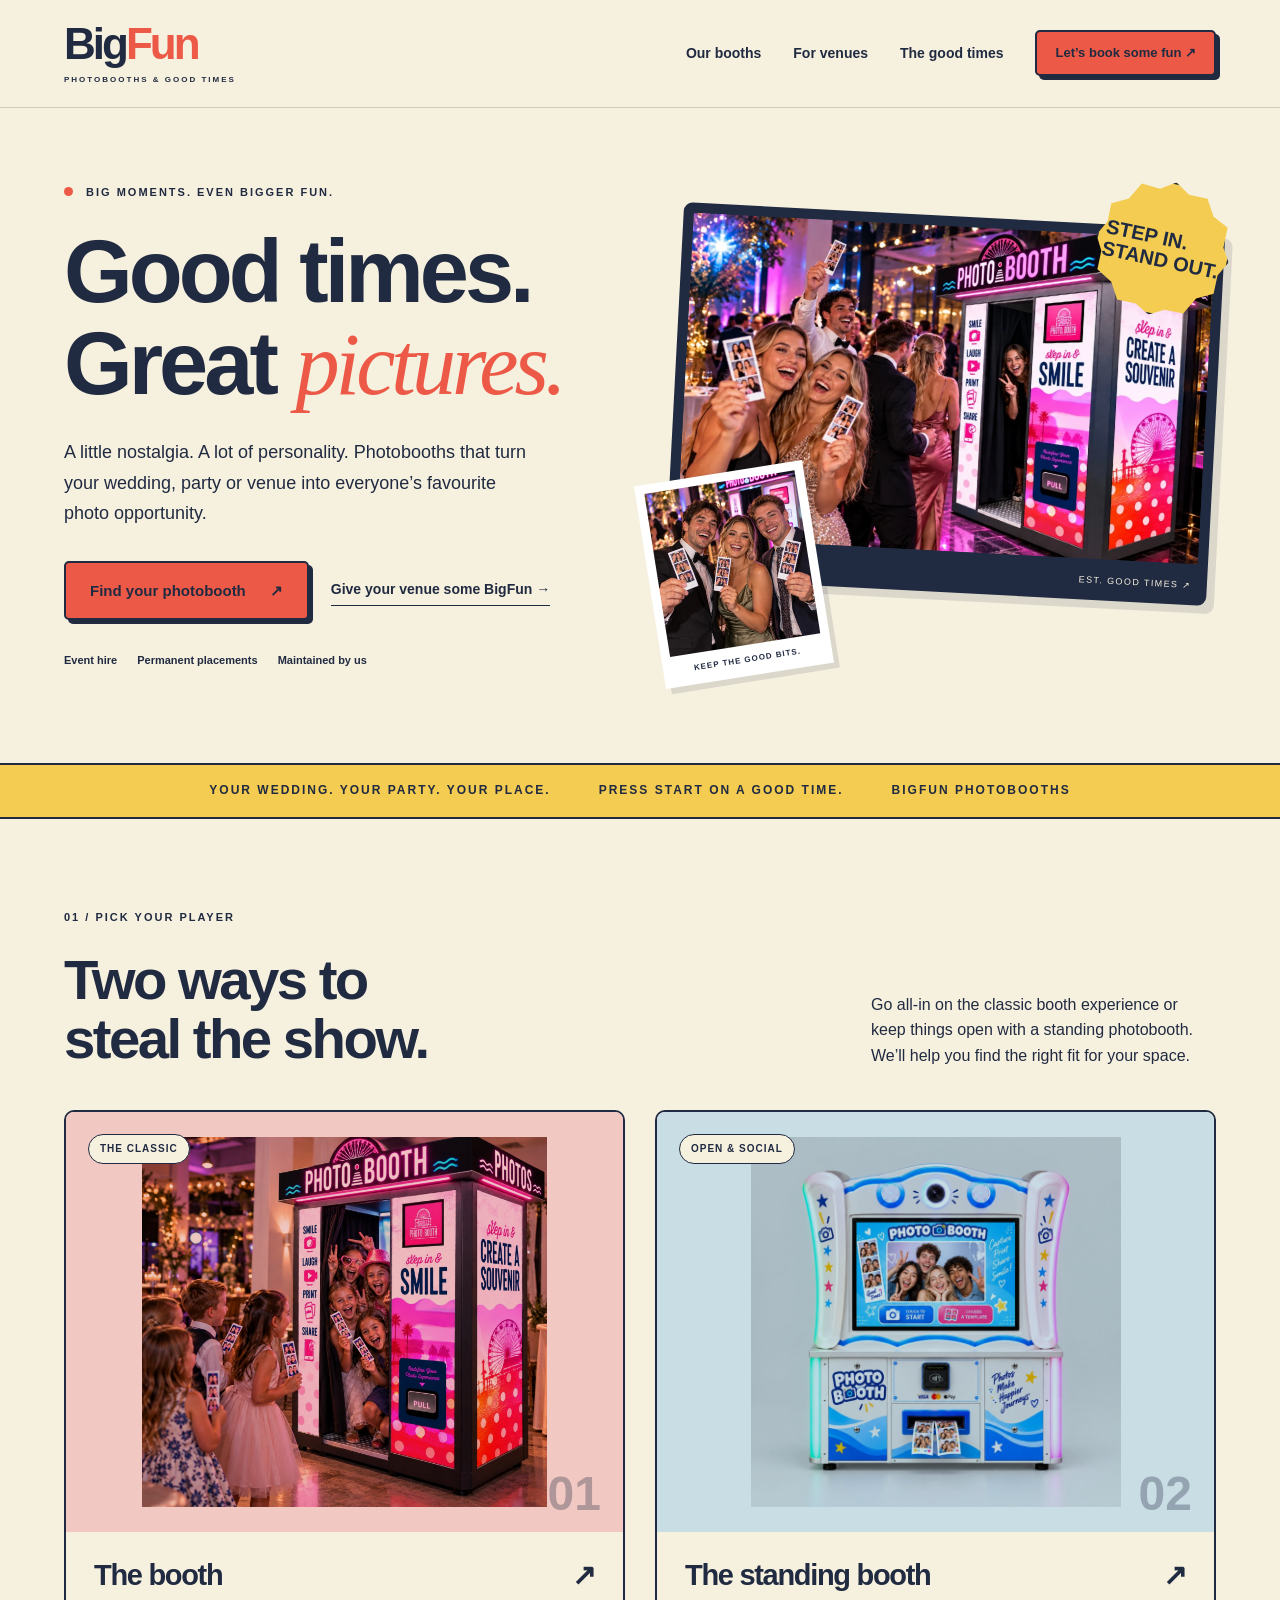
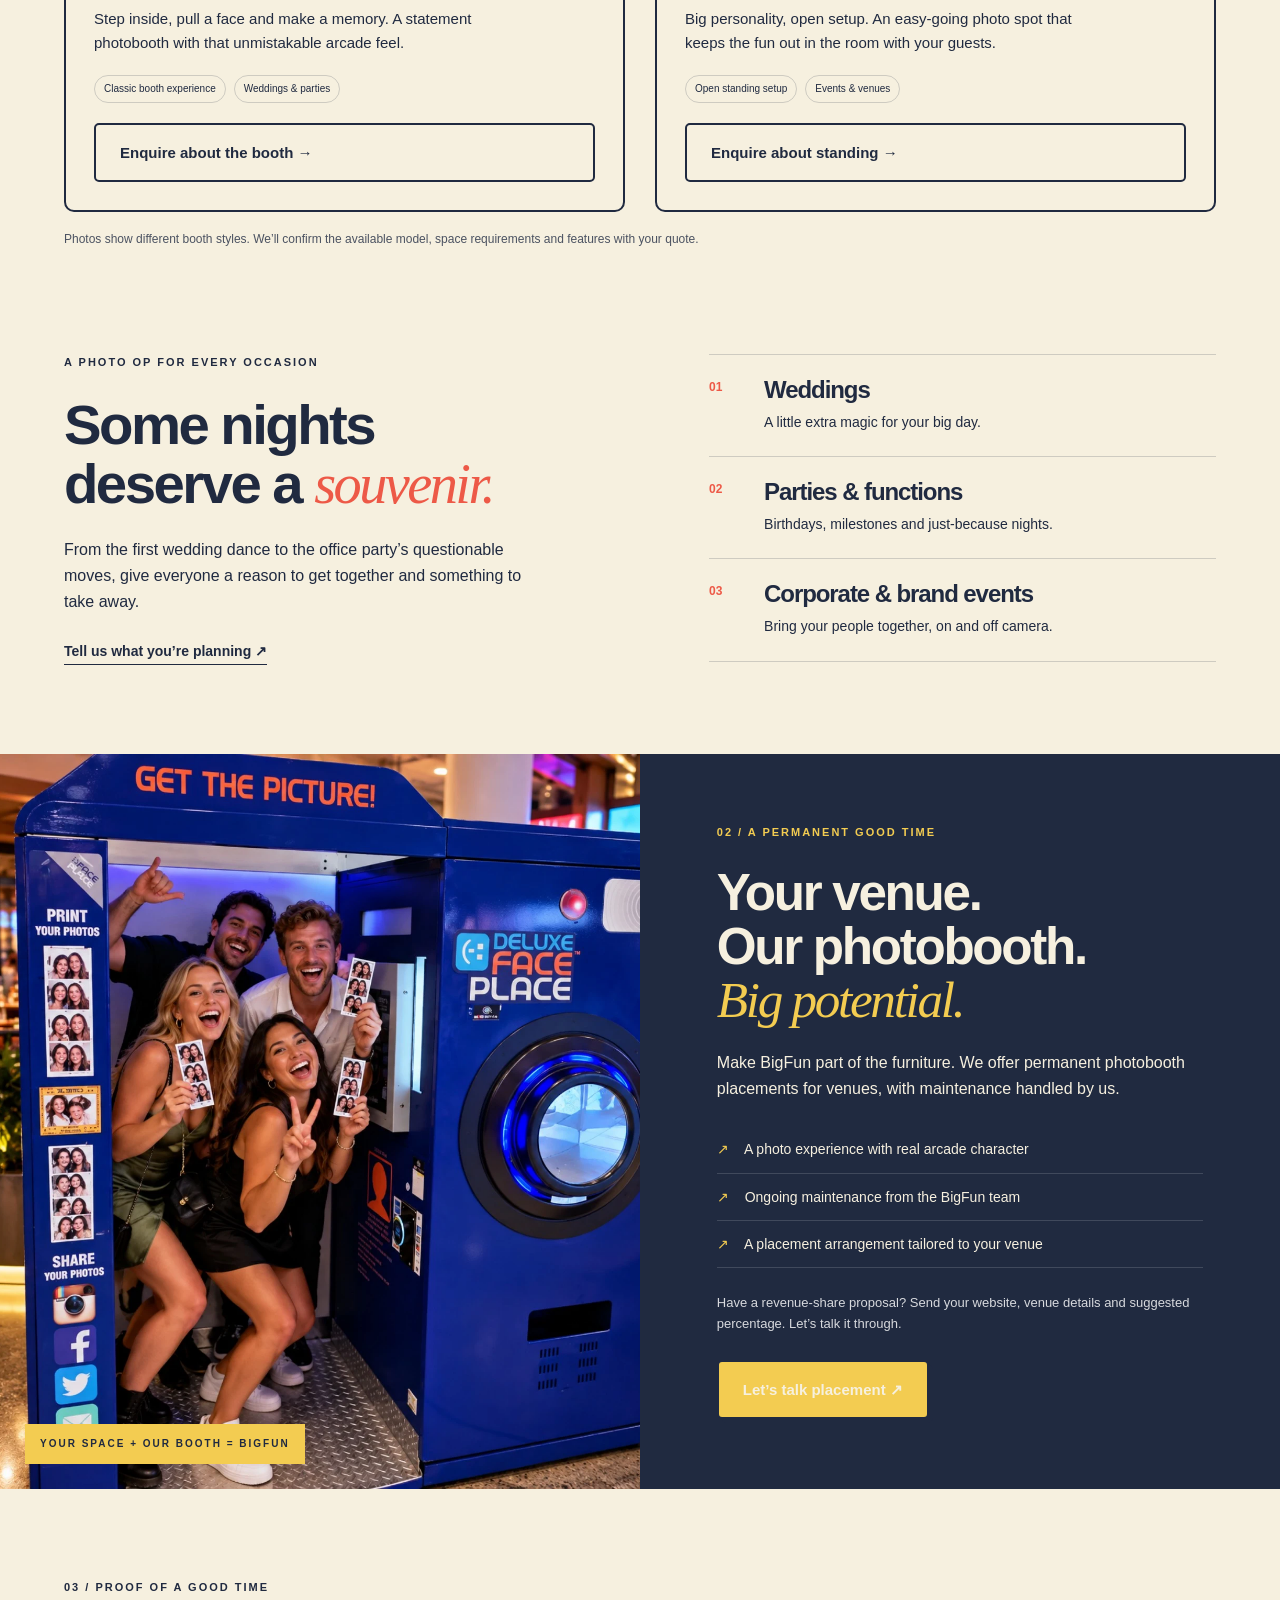
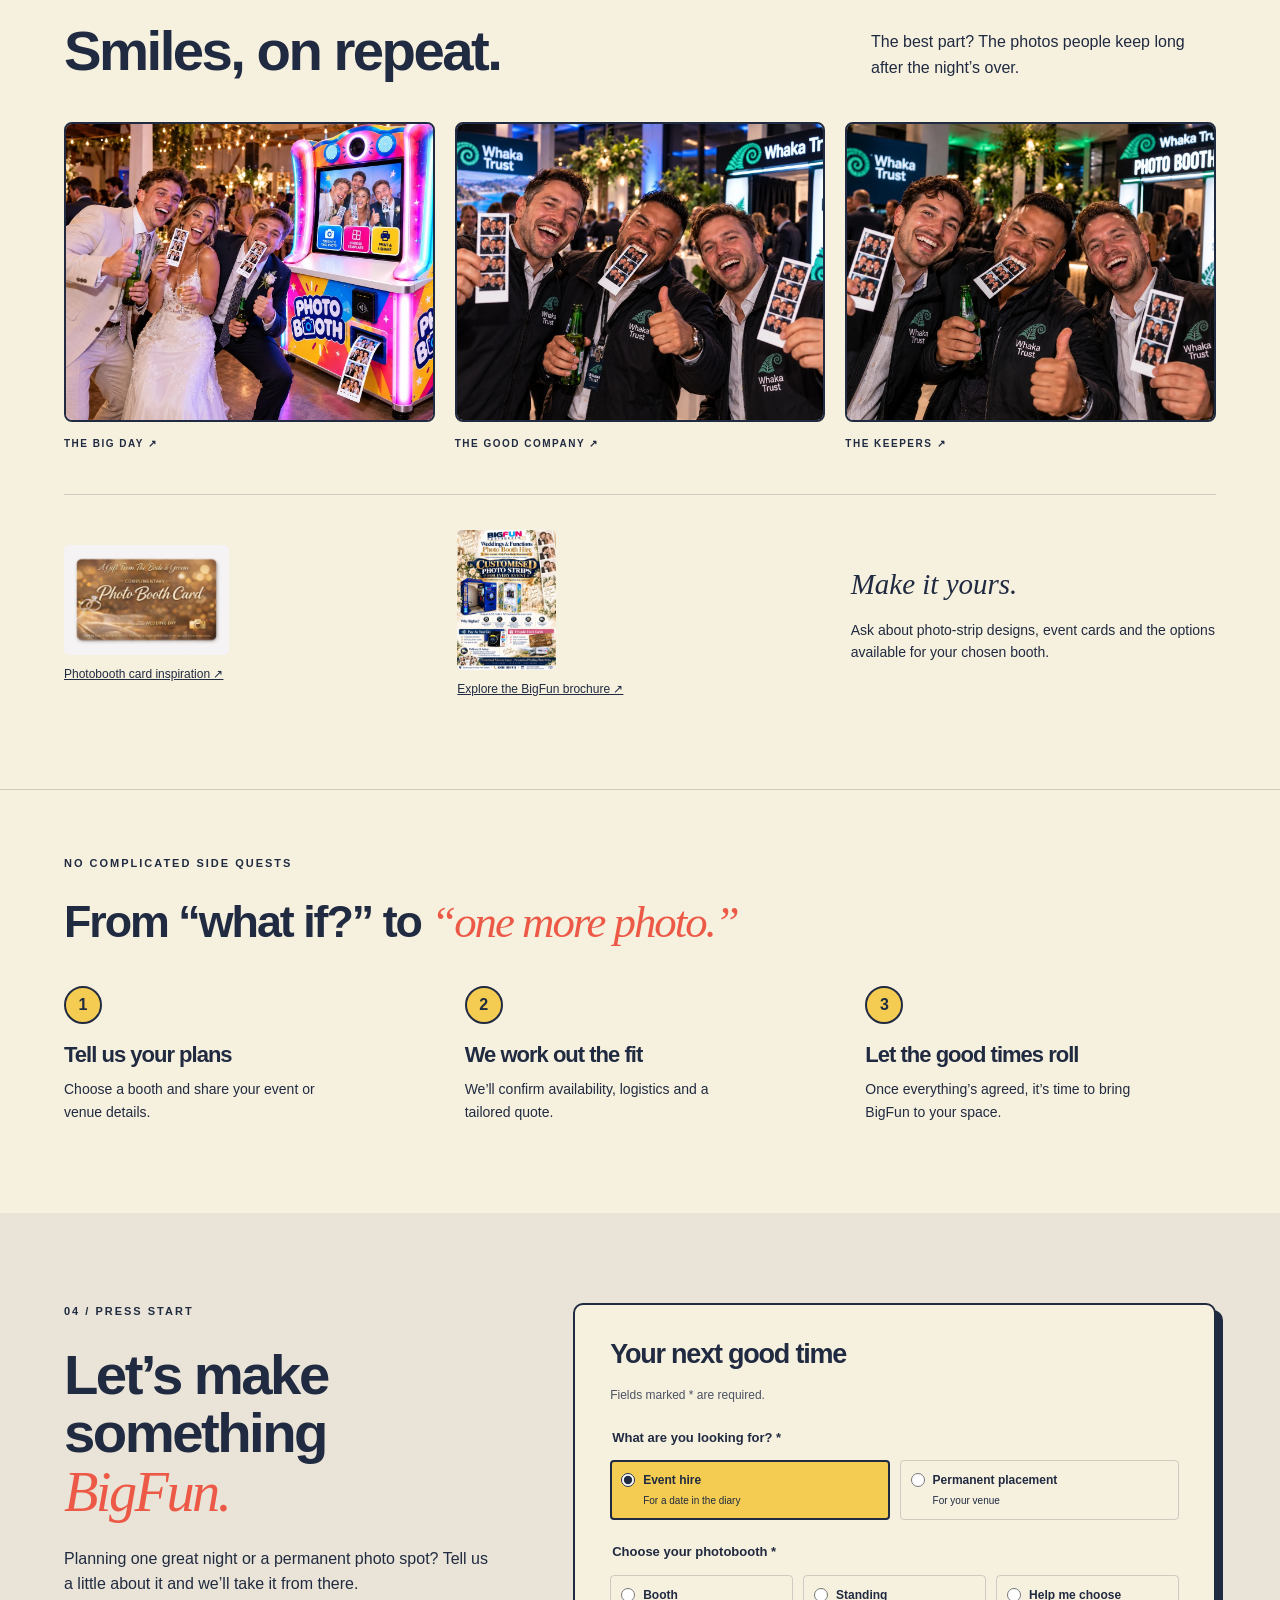
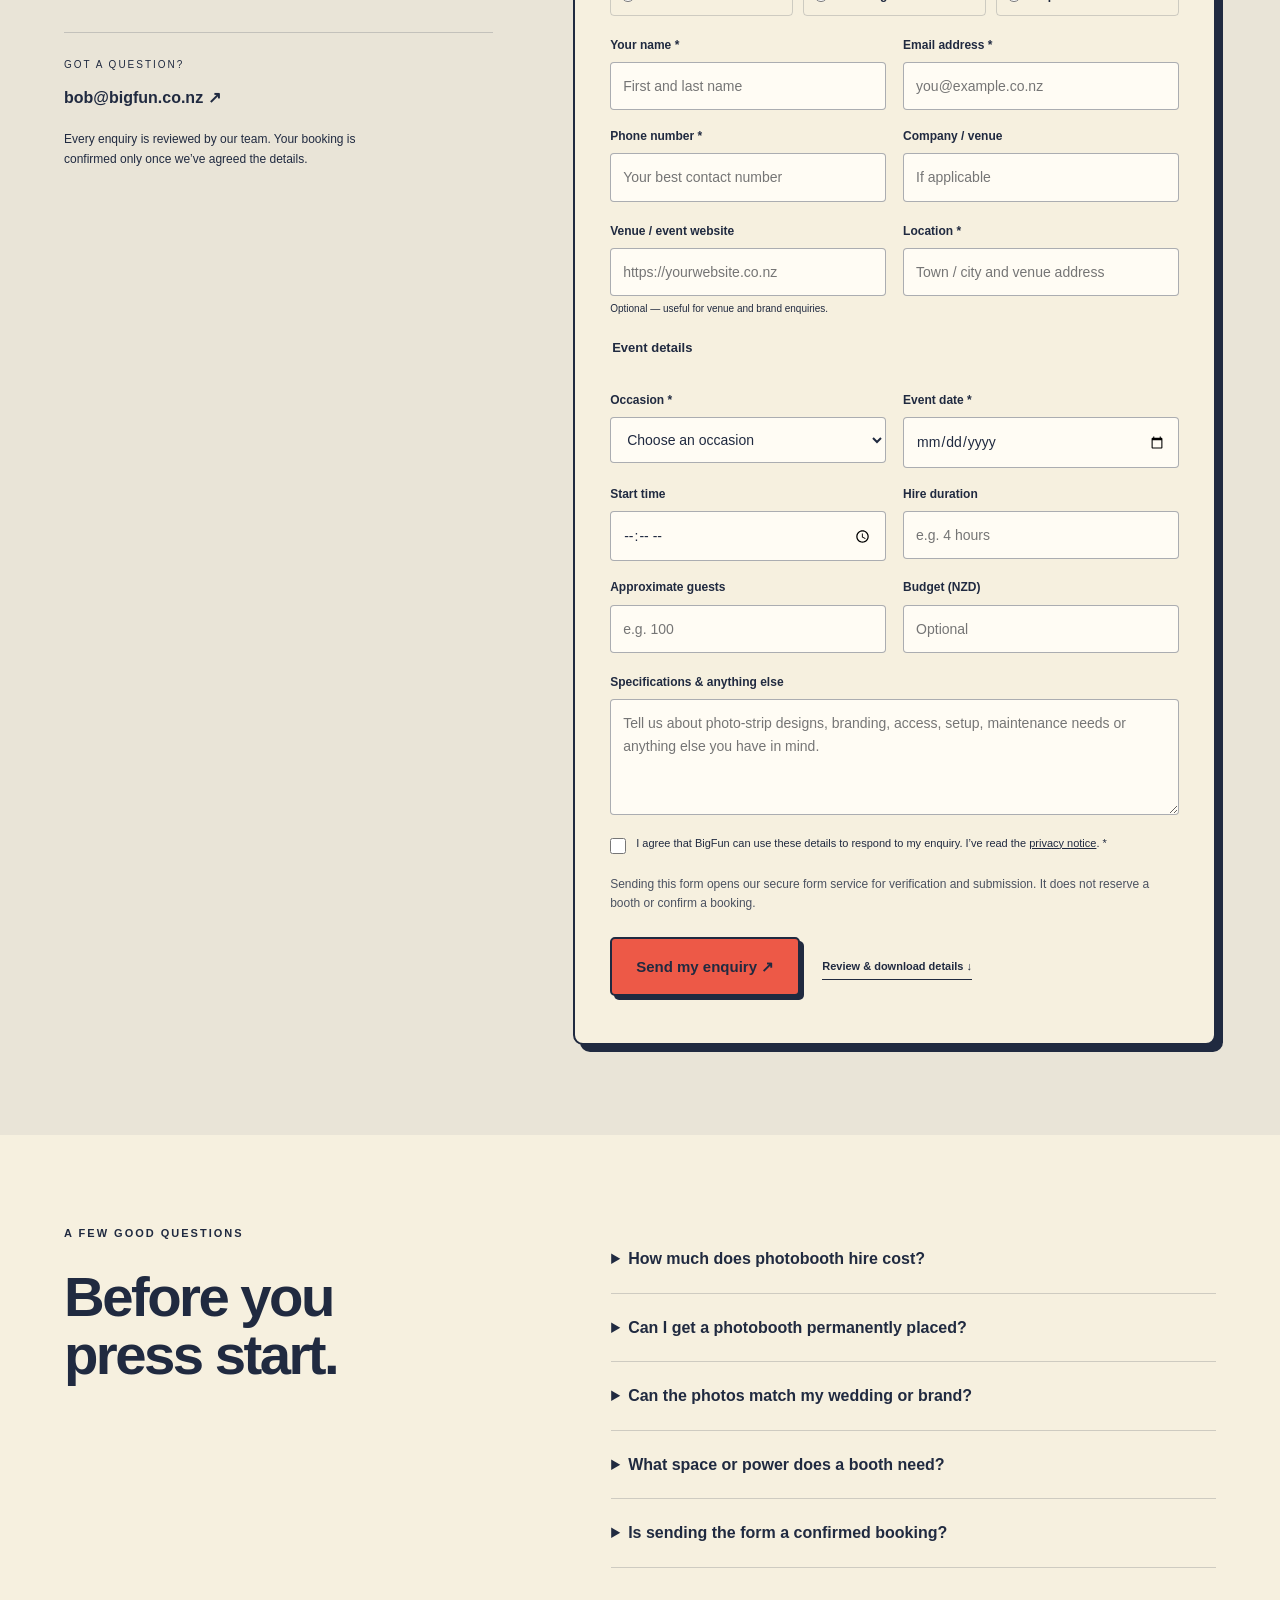
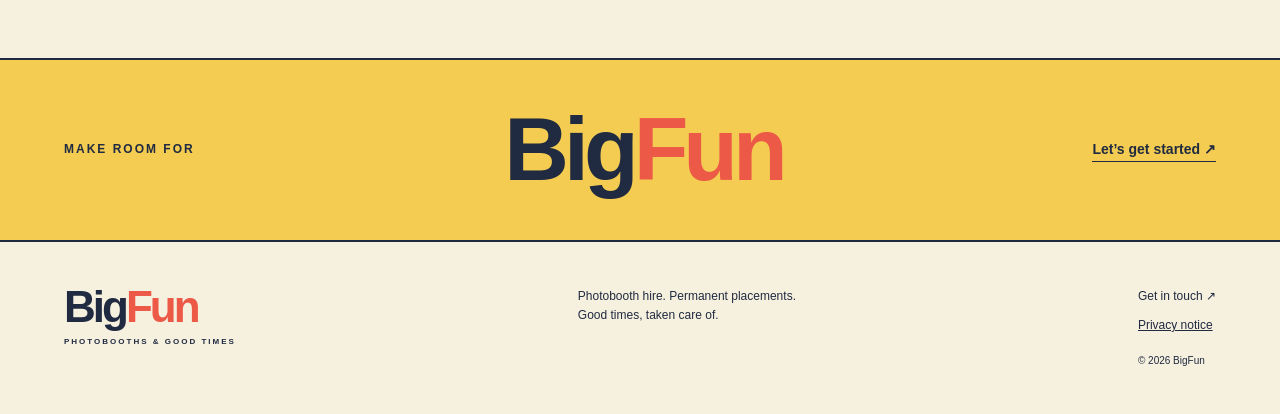
<file: index.html>
<!doctype html>
<html lang="en-NZ"><head><meta charset="utf-8"><meta name="viewport" content="width=device-width, initial-scale=1"><title>BigFun | Photobooth Hire & Permanent Placements NZ</title><meta name="description" content="Bring BigFun to your wedding, party or venue. Explore booth and standing photobooths, enquire about event hire or discuss a maintained permanent placement."><meta name="theme-color" content="#f6f0df"><meta property="og:title" content="BigFun — Good times. Great pictures."><meta property="og:description" content="Photobooth hire for your next big moment. Permanent placements for your venue."><meta property="og:type" content="website"><meta property="og:url" content="https://bigfun.co.nz/"><meta property="og:image" content="https://bigfun.co.nz/assets/1000051770.webp"><link rel="icon" href="assets/favicon.svg" type="image/svg+xml"><link rel="stylesheet" href="style.css"><script src="app.js" defer></script></head>
<body><a class="skip" href="#main">Skip to content</a><header class="header"><a class="logo" href="#" aria-label="BigFun home">Big<span>Fun</span><small>PHOTOBOOTHS & GOOD TIMES</small></a><button class="menu" type="button" aria-expanded="false" aria-controls="navigation">Menu <span>☰</span></button><nav id="navigation" aria-label="Main navigation"><a href="#booths">Our booths</a><a href="#placements">For venues</a><a href="#moments">The good times</a><a class="button small" href="#booking">Let’s book some fun ↗</a></nav></header>
<main id="main"><section class="hero"><div class="hero-copy"><p class="eyebrow"><span class="dot"></span> BIG MOMENTS. EVEN BIGGER FUN.</p><h1>Good times.<br>Great <em>pictures.</em></h1><p class="lead">A little nostalgia. A lot of personality. Photobooths that turn your wedding, party or venue into everyone’s favourite photo opportunity.</p><div class="actions"><a class="button" href="#booking">Find your photobooth <span>↗</span></a><a class="text-link" href="#placements">Give your venue some BigFun →</a></div><div class="hero-notes"><span> Event hire</span><span> Permanent placements</span><span> Maintained by us</span></div></div><div class="hero-art"><div class="photo-frame"><img src="assets/1000051770.webp" alt="Guests enjoying a pink arcade-style photobooth at a celebration" fetchpriority="high" width="1000" height="600"><div class="photo-caption"><span>MAKE IT A MOMENT.</span><span>EST. GOOD TIMES ↗</span></div></div><div class="sticker">STEP IN.<br>STAND OUT.</div><div class="mini-photo"><img src="assets/1000051769.webp" alt="Three smiling guests showing their photobooth strips" width="360" height="400"><span>KEEP THE GOOD BITS.</span></div></div></section>
<div class="ticker" aria-hidden="true"><span>YOUR WEDDING. YOUR PARTY. YOUR PLACE.</span><span>PRESS START ON A GOOD TIME.</span><span>BIGFUN PHOTOBOOTHS</span></div>
<section id="booths" class="section"><div class="section-heading"><div><p class="eyebrow">01 / PICK YOUR PLAYER</p><h2>Two ways to<br>steal the show.</h2></div><p>Go all-in on the classic booth experience or keep things open with a standing photobooth. We’ll help you find the right fit for your space.</p></div><div class="booth-grid"><article class="booth-card"><div class="product-image pink"><span class="badge">THE CLASSIC</span><img src="assets/classic-photobooth.jpg" alt="Classic enclosed pink photobooth at a wedding" width="1536" height="1404"><span class="number">01</span></div><div class="card-copy"><h3>The booth <span>↗</span></h3><p>Step inside, pull a face and make a memory. A statement photobooth with that unmistakable arcade feel.</p><div class="tags"><span>Classic booth experience</span><span>Weddings & parties</span></div><button class="button outline" data-booth="Booth">Enquire about the booth →</button></div></article><article class="booth-card"><div class="product-image blue"><span class="badge">OPEN & SOCIAL</span><img src="assets/1000051773.webp" alt="Blue and white standing arcade photobooth" loading="lazy" width="700" height="850"><span class="number">02</span></div><div class="card-copy"><h3>The standing booth <span>↗</span></h3><p>Big personality, open setup. An easy-going photo spot that keeps the fun out in the room with your guests.</p><div class="tags"><span>Open standing setup</span><span>Events & venues</span></div><button class="button outline" data-booth="Standing">Enquire about standing →</button></div></article></div><p class="fine">Photos show different booth styles. We’ll confirm the available model, space requirements and features with your quote.</p></section>
<section class="occasion section"><div><p class="eyebrow">A PHOTO OP FOR EVERY OCCASION</p><h2>Some nights<br>deserve a <em>souvenir.</em></h2><p>From the first wedding dance to the office party’s questionable moves, give everyone a reason to get together and something to take away.</p><a class="text-link" href="#booking">Tell us what you’re planning ↗</a></div><div class="occasion-list"><div><span>01</span><h3>Weddings</h3><p>A little extra magic for your big day.</p></div><div><span>02</span><h3>Parties & functions</h3><p>Birthdays, milestones and just-because nights.</p></div><div><span>03</span><h3>Corporate & brand events</h3><p>Bring your people together, on and off camera.</p></div></div></section>
<section id="placements" class="placement"><div class="placement-photo"><img src="assets/1000051767.webp" alt="Guests posing inside a blue photobooth" loading="lazy" width="900" height="1000"><span class="photo-label">YOUR SPACE + OUR BOOTH = BIGFUN</span></div><div class="placement-copy"><p class="eyebrow">02 / A PERMANENT GOOD TIME</p><h2>Your venue.<br>Our photobooth.<br><em>Big potential.</em></h2><p>Make BigFun part of the furniture. We offer permanent photobooth placements for venues, with maintenance handled by us.</p><ul><li><span>↗</span> A photo experience with real arcade character</li><li><span>↗</span> Ongoing maintenance from the BigFun team</li><li><span>↗</span> A placement arrangement tailored to your venue</li></ul><p class="placement-note">Have a revenue-share proposal? Send your website, venue details and suggested percentage. Let’s talk it through.</p><button class="button yellow" data-service="Permanent placement">Let’s talk placement ↗</button></div></section>
<section id="moments" class="section moments"><div class="section-heading"><div><p class="eyebrow">03 / PROOF OF A GOOD TIME</p><h2>Smiles, on repeat.</h2></div><p>The best part? The photos people keep long after the night’s over.</p></div><div class="gallery"><button data-gallery="assets/1000051764.webp" aria-label="View wedding guests and a colourful photobooth"><img src="assets/1000051764.webp" alt="Wedding guests having fun beside a colourful photobooth" loading="lazy"><span>THE BIG DAY ↗</span></button><button data-gallery="assets/1000051766.webp" aria-label="View guests showing their photobooth prints"><img src="assets/1000051766.webp" alt="Guests proudly showing their photo strips" loading="lazy"><span>THE GOOD COMPANY ↗</span></button><button data-gallery="assets/1000051768.webp" aria-label="View another photo of event guests"><img src="assets/1000051768.webp" alt="Event guests with their keepsake photo strips" loading="lazy"><span>THE KEEPERS ↗</span></button></div><div class="details-gallery"><button data-gallery="assets/1000051772.webp"><img src="assets/1000051772.webp" alt="Example of a wedding photobooth card" loading="lazy"><span>Photobooth card inspiration ↗</span></button><button data-gallery="assets/1000051771.webp"><img src="assets/1000051771.webp" alt="BigFun wedding and function photobooth brochure" loading="lazy"><span>Explore the BigFun brochure ↗</span></button><p>Make it yours.<br><small>Ask about photo-strip designs, event cards and the options available for your chosen booth.</small></p></div></section>
<section class="process section"><p class="eyebrow">NO COMPLICATED SIDE QUESTS</p><h2>From “what if?” to <em>“one more photo.”</em></h2><div class="steps"><article><span>1</span><h3>Tell us your plans</h3><p>Choose a booth and share your event or venue details.</p></article><article><span>2</span><h3>We work out the fit</h3><p>We’ll confirm availability, logistics and a tailored quote.</p></article><article><span>3</span><h3>Let the good times roll</h3><p>Once everything’s agreed, it’s time to bring BigFun to your space.</p></article></div></section>
<section id="booking" class="booking section"><aside><p class="eyebrow">04 / PRESS START</p><h2>Let’s make<br>something<br><em>BigFun.</em></h2><p>Planning one great night or a permanent photo spot? Tell us a little about it and we’ll take it from there.</p><div class="contact-card"><span>GOT A QUESTION?</span><a href="mailto:bob@bigfun.co.nz">bob@bigfun.co.nz ↗</a><p>Every enquiry is reviewed by our team. Your booking is confirmed only once we’ve agreed the details.</p></div></aside><div class="form-card"><form id="enquiry" action="https://formsubmit.co/bob@bigfun.co.nz" method="POST"><input type="hidden" name="_template" value="table"><input type="hidden" name="_subject" value="BigFun | New photobooth enquiry"><input type="hidden" name="_autoresponse" value="Thanks for contacting BigFun. We have received your enquiry and will review your requirements. This is an enquiry, not a confirmed booking. Please keep a copy of your details."><input type="text" name="_honey" tabindex="-1" autocomplete="off" class="honeypot" aria-hidden="true"><div class="form-title"><h3>Your next good time</h3></div><p class="fine">Fields marked * are required.</p><fieldset><legend>What are you looking for? *</legend><div class="choice-grid"><label class="choice"><input type="radio" name="Service" value="Event hire" checked><span>Event hire<small>For a date in the diary</small></span></label><label class="choice"><input type="radio" name="Service" value="Permanent placement"><span>Permanent placement<small>For your venue</small></span></label></div></fieldset><fieldset><legend>Choose your photobooth *</legend><div class="choice-grid three"><label class="choice"><input type="radio" name="Photobooth" value="Booth" required><span>Booth</span></label><label class="choice"><input type="radio" name="Photobooth" value="Standing"><span>Standing</span></label><label class="choice"><input type="radio" name="Photobooth" value="Help me choose"><span>Help me choose</span></label></div></fieldset><div class="form-grid"><label>Your name *<input name="Name" autocomplete="name" required maxlength="100" placeholder="First and last name"></label><label>Email address *<input type="email" name="email" autocomplete="email" required maxlength="254" placeholder="you@example.co.nz"></label><label>Phone number *<input type="tel" name="Phone" autocomplete="tel" required maxlength="40" placeholder="Your best contact number"></label><label>Company / venue<input name="Company or venue" autocomplete="organization" maxlength="150" placeholder="If applicable"></label></div><div class="form-grid"><label>Venue / event website<input type="url" name="Website" placeholder="https://yourwebsite.co.nz" maxlength="500"><small>Optional — useful for venue and brand enquiries.</small></label><label>Location *<input name="Location" required maxlength="200" placeholder="Town / city and venue address"></label></div><fieldset id="event-fields"><legend>Event details</legend><div class="form-grid"><label>Occasion *<select name="Occasion" required><option value="">Choose an occasion</option><option>Wedding</option><option>Birthday</option><option>Party / function</option><option>Corporate event</option><option>Brand activation</option><option>Other</option></select></label><label>Event date *<input type="date" name="Event date" required></label><label>Start time<input type="time" name="Start time"></label><label>Hire duration<input name="Hire duration" placeholder="e.g. 4 hours" maxlength="80"></label><label>Approximate guests<input type="number" name="Guest count" min="1" max="100000" placeholder="e.g. 100"></label><label>Budget (NZD)<input type="number" name="Budget NZD" min="0" max="1000000" placeholder="Optional"></label></div></fieldset><fieldset id="venue-fields" hidden disabled><legend>Permanent placement details</legend><div class="form-grid"><label>Venue type *<select name="Venue type" required><option value="">Choose your venue type</option><option>Bar / restaurant</option><option>Arcade / entertainment</option><option>Shopping centre</option><option>Hotel / hospitality</option><option>Events venue</option><option>Other</option></select></label><label>Preferred start date<input type="date" name="Placement start date"></label><label>Estimated weekly visitors<input type="number" name="Weekly visitors" min="0" max="10000000" placeholder="Optional estimate"></label><label>Proposed venue share (%)<input type="number" name="Proposed venue share percent" min="0" max="100" step="0.1" placeholder="Optional — open to discussion"><small>Percentage of revenue you propose for your venue.</small></label><label class="wide">Available space & access<input name="Space and access" maxlength="400" placeholder="Approximate dimensions, power, access and opening hours"></label></div></fieldset><label>Specifications & anything else<textarea name="Requirements" rows="4" maxlength="5000" placeholder="Tell us about photo-strip designs, branding, access, setup, maintenance needs or anything else you have in mind."></textarea></label><label class="consent"><input type="checkbox" name="Consent" value="Agreed to enquiry processing" required><span>I agree that BigFun can use these details to respond to my enquiry. I’ve read the <button type="button" class="inline-link" id="privacy-button">privacy notice</button>. *</span></label><p class="fine">Sending this form opens our secure form service for verification and submission. It does not reserve a booth or confirm a booking.</p><div class="form-actions"><button class="button" type="submit">Send my enquiry ↗</button><button class="text-link" type="button" id="review">Review & download details ↓</button></div><p id="form-status" role="status" aria-live="polite"></p><noscript><p>Enable JavaScript to switch to permanent placement details. You can also email your enquiry directly.</p></noscript></form></div></section>
<section class="faq section"><div><p class="eyebrow">A FEW GOOD QUESTIONS</p><h2>Before you<br>press start.</h2></div><div><details><summary>How much does photobooth hire cost?</summary><p>We quote for your event, chosen booth, hire duration and location. Send your details and we’ll confirm pricing and availability.</p></details><details><summary>Can I get a photobooth permanently placed?</summary><p>Yes. Tell us about your venue, available space and proposed arrangement. BigFun maintains permanent placements; the service schedule and commercial terms are agreed with each venue.</p></details><details><summary>Can the photos match my wedding or brand?</summary><p>Tell us your design ideas in the enquiry form. We’ll discuss available photo-strip, card and branding options for the selected booth.</p></details><details><summary>What space or power does a booth need?</summary><p>Requirements depend on the booth model and site. Include approximate space, power availability and any stairs or access restrictions. We’ll confirm the setup requirements before booking.</p></details><details><summary>Is sending the form a confirmed booking?</summary><p>No. It’s a request for availability or a placement discussion. A booking is confirmed only after the BigFun team agrees the details with you.</p></details></div></section><div class="final-banner"><span>MAKE ROOM FOR</span><strong>Big<span>Fun</span> </strong><a href="#booking">Let’s get started ↗</a></div></main><footer><a class="logo" href="#">Big<span>Fun</span><small>PHOTOBOOTHS & GOOD TIMES</small></a><p>Photobooth hire. Permanent placements.<br>Good times, taken care of.</p><div><a href="mailto:bob@bigfun.co.nz">Get in touch ↗</a><button id="privacy-footer" type="button">Privacy notice</button><small>© <span id="year">2026</span> BigFun</small></div></footer>
<dialog id="lightbox"><button class="close" aria-label="Close image">×</button><img src="assets/1000051764.webp" alt="Expanded photobooth image"><p></p></dialog><dialog id="privacy"><button class="close" aria-label="Close privacy notice">×</button><h2>Your details,<br>handled with care.</h2><p>BigFun collects the details you choose to submit so we can respond to your enquiry, prepare a quote and discuss event hire or a permanent placement.</p><p>Our form is processed through FormSubmit and emailed to bob@bigfun.co.nz. FormSubmit and its verification providers process submission data under their own privacy policies. Please avoid including sensitive personal information.</p><p>We do not store your form entries in this website or use them for a mailing list. Contact bob@bigfun.co.nz to ask about access, corrections or deletion of enquiry information. Downloaded enquiry copies are saved on your own device.</p><a href="https://formsubmit.co/privacy.pdf" target="_blank" rel="noopener">FormSubmit privacy policy ↗</a></dialog><dialog id="review-dialog"><button class="close" aria-label="Close enquiry review">×</button><p class="eyebrow">YOUR ENQUIRY</p><h2>Check the good bits.</h2><pre id="review-content"></pre><button class="button" id="download-enquiry" type="button">Download enquiry copy ↓</button><p class="fine">This downloads your details only. Use “Send my enquiry” on the form to submit them to BigFun.</p></dialog></body></html>
</file>
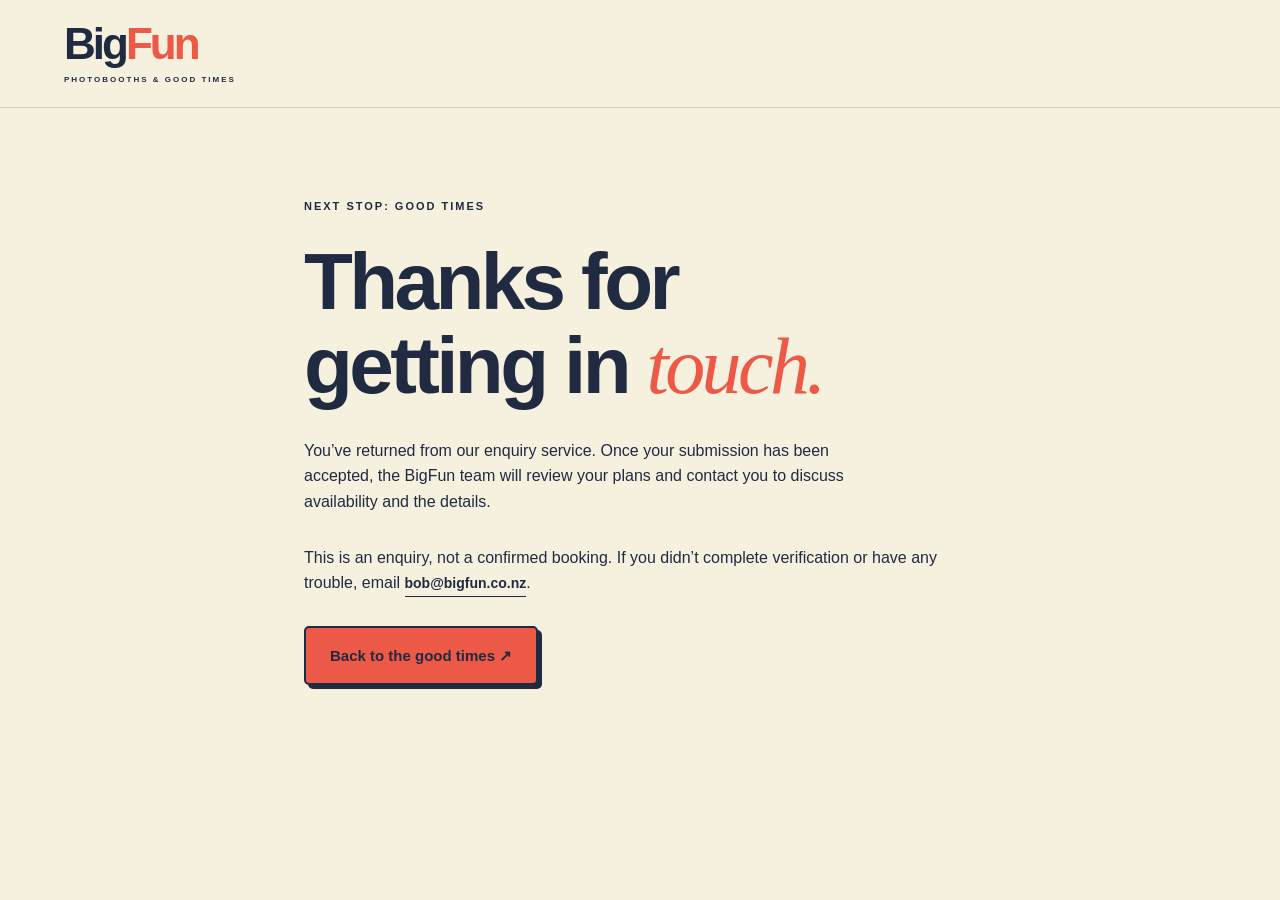
<file: thank-you.html>
<!doctype html><html lang="en-NZ"><head><meta charset="utf-8"><meta name="viewport" content="width=device-width,initial-scale=1"><meta name="robots" content="noindex"><title>Enquiry submitted | BigFun</title><link rel="stylesheet" href="style.css"><link rel="icon" href="assets/favicon.svg"></head><body><header class="header"><a class="logo" href="./">Big<span>Fun</span><small>PHOTOBOOTHS & GOOD TIMES</small></a></header><main class="section" style="max-width:800px;min-height:75vh"><p class="eyebrow">NEXT STOP: GOOD TIMES</p><h1 style="font-size:clamp(50px,8vw,80px)">Thanks for<br>getting in <em>touch.</em></h1><p style="margin:30px 0;max-width:540px">You’ve returned from our enquiry service. Once your submission has been accepted, the BigFun team will review your plans and contact you to discuss availability and the details.</p><p style="margin-bottom:30px">This is an enquiry, not a confirmed booking. If you didn’t complete verification or have any trouble, email <a class="text-link" href="mailto:bob@bigfun.co.nz">bob@bigfun.co.nz</a>.</p><a class="button" href="./">Back to the good times ↗</a></main></body></html>
</file>
<file: style.css>
:root{--cream:#f6f0df;--ink:#202a40;--coral:#ed5947;--yellow:#f3cc51;--blue:#c9dde5;--line:#202a4030}*{box-sizing:border-box}html{scroll-behavior:smooth;scroll-padding-top:110px}body{margin:0;background:var(--cream);color:var(--ink);font-family:Arial,Helvetica,sans-serif;font-size:16px;line-height:1.6}h1,h2,h3,p{margin:0}h1,h2,h3{line-height:1.04;letter-spacing:-.045em}h1{font-size:clamp(58px,6.9vw,102px);font-weight:900}h2{font-size:clamp(40px,4.4vw,64px);font-weight:900}h3{font-size:29px}em{font-family:Georgia,serif;font-weight:normal;color:var(--coral)}a{color:inherit;text-decoration:none}button,input,select,textarea{font:inherit}button,a,input,select,textarea,summary{-webkit-tap-highlight-color:transparent}button{cursor:pointer}a,button{touch-action:manipulation}button{color:inherit}img{max-width:100%;display:block}button:focus-visible,a:focus-visible,summary:focus-visible,input:focus-visible,select:focus-visible,textarea:focus-visible{outline:3px solid #2c78b7;outline-offset:4px}.header{max-width:1440px;margin:auto;padding:24px 5%;display:flex;align-items:center;justify-content:space-between;border-bottom:1px solid var(--line);gap:25px}.logo{font-size:44px;font-weight:900;letter-spacing:-3px;line-height:.9;white-space:nowrap}.logo span{color:var(--coral)}.logo i{color:var(--coral);font-size:25px;font-style:normal;margin-left:7px}.logo small{display:block;font-size:8px;letter-spacing:2px;margin-top:12px;font-weight:700}.header nav{display:flex;align-items:center;gap:32px;font-size:14px;font-weight:700}.button{background:var(--coral);border:2px solid var(--ink);padding:17px 24px;display:inline-flex;align-items:center;justify-content:center;gap:24px;border-radius:5px;box-shadow:4px 4px 0 var(--ink);font-weight:700;font-size:15px;line-height:1.4;transition:transform .15s,box-shadow .15s}.button:hover{transform:translate(2px,2px);box-shadow:2px 2px 0 var(--ink)}.button.small{font-size:13px;padding:12px 18px}.text-link{font-size:14px;font-weight:700;border:0;border-bottom:1px solid currentColor;background:transparent;padding:5px 0;width:fit-content;line-height:1.5}.hero{max-width:1440px;margin:auto;display:grid;grid-template-columns:1.02fr 1fr;padding:76px 5% 94px;gap:5%}.eyebrow{font-size:11px;letter-spacing:2px;font-weight:800;margin-bottom:25px}.dot{display:inline-block;width:9px;height:9px;border-radius:50%;background:var(--coral);margin-right:8px}.hero .lead{max-width:475px;font-size:18px;line-height:1.7;margin-top:26px}.actions{display:flex;flex-wrap:wrap;gap:22px;align-items:center;margin-top:32px}.hero-notes{display:flex;flex-wrap:wrap;gap:20px;font-size:11px;font-weight:700;margin-top:32px}.hero-art{position:relative;align-self:center;padding-bottom:44px}.photo-frame{transform:rotate(3deg);background:var(--ink);padding:10px;border-radius:9px;box-shadow:8px 8px 0 #202a4020}.photo-frame img{width:100%;height:325px;object-fit:cover;border-radius:3px}.photo-caption{display:flex;justify-content:space-between;color:var(--cream);font-size:9px;letter-spacing:1.4px;padding:14px 5px 3px}.sticker{position:absolute;right:-14px;top:-35px;background:var(--yellow);border:2px solid var(--ink);width:135px;height:135px;clip-path:polygon(50% 0%,61% 7%,75% 7%,82% 19%,94% 25%,94% 40%,100% 50%,94% 61%,94% 75%,82% 81%,75% 94%,61% 94%,50% 100%,39% 94%,25% 94%,18% 82%,6% 75%,6% 61%,0% 50%,6% 39%,6% 25%,18% 19%,25% 6%,39% 7%);display:flex;align-items:center;justify-content:center;flex-direction:column;font-weight:900;font-size:20px;line-height:1.1;transform:rotate(12deg)}.sticker span{font-size:12px;margin-top:10px}.mini-photo{position:absolute;width:170px;bottom:-40px;left:-25px;background:#fff;padding:9px 9px 0;box-shadow:5px 6px 0 #202a4020;transform:rotate(-9deg)}.mini-photo img{height:165px;width:100%;object-fit:cover}.mini-photo span{display:block;font-size:8px;font-weight:800;letter-spacing:1px;text-align:center;padding:9px 0}.spark{position:absolute;color:var(--coral);font-size:90px;bottom:-20px;right:10px;line-height:1}.ticker{display:flex;justify-content:center;align-items:center;gap:48px;background:var(--yellow);padding:16px 20px;border-top:2px solid var(--ink);border-bottom:2px solid var(--ink);font-size:12px;font-weight:800;letter-spacing:2px;overflow:hidden;white-space:nowrap}.ticker b{font-size:26px}.section{padding:90px 5%;max-width:1440px;margin:auto}.section-heading{display:flex;justify-content:space-between;align-items:end;gap:35px;margin-bottom:42px}.section-heading>p{max-width:345px;font-size:16px}.booth-grid{display:grid;grid-template-columns:1fr 1fr;gap:30px}.booth-card{border:2px solid var(--ink);border-radius:10px;overflow:hidden}.product-image{position:relative;height:420px;padding:25px 45px;display:flex;justify-content:center;align-items:center}.pink{background:#f1c8c2}.blue{background:var(--blue)}.product-image img{height:100%;object-fit:contain;width:100%;mix-blend-mode:multiply}.badge{position:absolute;left:22px;top:22px;z-index:1;border:1px solid var(--ink);border-radius:30px;padding:6px 11px;font-size:10px;font-weight:800;background:var(--cream);letter-spacing:1px}.number{position:absolute;bottom:14px;right:22px;font-size:48px;line-height:1;font-weight:900;color:#202a4050}.card-copy{padding:28px}.card-copy h3{display:flex;justify-content:space-between}.card-copy p{margin:16px 0;font-size:15px;max-width:420px}.tags{display:flex;gap:8px;flex-wrap:wrap;margin:20px 0}.tags span{font-size:10px;border:1px solid var(--line);border-radius:30px;padding:5px 9px}.outline{background:transparent;box-shadow:none;width:100%;justify-content:space-between}.fine{font-size:12px;line-height:1.6;color:#4b5261;margin-top:18px}.occasion{display:grid;grid-template-columns:1fr 1fr;gap:12%;padding-top:15px}.occasion>div>p:not(.eyebrow){max-width:470px;margin:24px 0}.occasion-list>div{border-top:1px solid var(--line);padding:23px 0;position:relative;padding-left:55px}.occasion-list>div:last-child{border-bottom:1px solid var(--line)}.occasion-list span{position:absolute;left:0;top:23px;color:var(--coral);font-weight:700;font-size:12px}.occasion-list h3{font-size:24px}.occasion-list p{font-size:14px;margin-top:8px}.placement{display:grid;grid-template-columns:1fr 1fr;background:var(--ink);color:var(--cream)}.placement-photo{position:relative;min-height:620px}.placement-photo img{width:100%;height:100%;position:absolute;object-fit:cover}.photo-label{position:absolute;bottom:25px;left:25px;background:var(--yellow);color:var(--ink);font-size:10px;letter-spacing:2px;padding:12px 15px;font-weight:800}.placement-copy{padding:70px clamp(35px,6vw,90px)}.placement-copy>.eyebrow{color:var(--yellow)}.placement-copy h2{font-size:clamp(38px,4vw,58px)}.placement-copy em{color:var(--yellow)}.placement-copy>p:not(.eyebrow){margin-top:24px;max-width:490px}.placement-copy ul{padding:0;list-style:none;font-size:14px;margin:25px 0}.placement-copy li{border-bottom:1px solid #ffffff25;padding:12px 0}.placement-copy li span{margin-right:12px;color:var(--yellow)}.placement-copy .placement-note{font-size:13px;color:#d7d9dd;margin-bottom:25px}.yellow{background:var(--yellow)}.gallery{display:grid;grid-template-columns:1fr 1fr 1fr;gap:20px}.gallery button,.details-gallery button{border:0;background:none;padding:0;text-align:left}.gallery img{height:300px;width:100%;object-fit:cover;border-radius:8px;border:2px solid var(--ink);transition:filter .2s}.gallery button:hover img{filter:brightness(1.1)}.gallery span{font-size:10px;letter-spacing:1.5px;font-weight:700;display:block;margin-top:14px}.details-gallery{display:grid;grid-template-columns:1fr 1fr 1fr;gap:28px;align-items:center;margin-top:42px;padding-top:35px;border-top:1px solid var(--line)}.details-gallery img{height:110px;width:auto;max-width:100%;object-fit:contain;border-radius:5px}.details-gallery button:nth-child(2) img{height:140px}.details-gallery button span{font-size:12px;display:block;margin-top:10px;text-decoration:underline}.details-gallery>p{font-family:Georgia,serif;font-style:italic;font-size:29px;line-height:1.3}.details-gallery small{display:block;font-family:Arial,sans-serif;font-size:14px;font-style:normal;margin-top:15px;line-height:1.6}.process{border-top:1px solid var(--line);padding-top:65px}.process h2{font-size:clamp(35px,3.5vw,50px)}.steps{display:grid;grid-template-columns:1fr 1fr 1fr;gap:50px;margin-top:40px}.steps span{display:flex;width:38px;height:38px;border:2px solid var(--ink);border-radius:50%;align-items:center;justify-content:center;background:var(--yellow);font-weight:700;margin-bottom:20px}.steps h3{font-size:22px}.steps p{font-size:14px;margin-top:12px;max-width:280px}.booking{display:grid;grid-template-columns:.8fr 1.2fr;gap:7%;background:#e9e4d7;max-width:none}.booking aside{max-width:450px;justify-self:end}.booking aside>p:not(.eyebrow){margin-top:24px}.contact-card{margin-top:35px;border-top:1px solid var(--line);padding-top:24px}.contact-card>span{font-size:10px;letter-spacing:2px;display:block;margin-bottom:12px}.contact-card>a{font-size:16px;font-weight:700;word-break:break-word}.contact-card p{font-size:12px;max-width:330px;margin-top:20px}.booking-star{font-size:160px;color:var(--coral);line-height:1;margin-top:50px}.form-card{background:var(--cream);padding:35px;border:2px solid var(--ink);border-radius:10px;max-width:720px;width:100%;box-shadow:7px 7px 0 var(--ink)}.form-title{display:flex;align-items:center;justify-content:space-between}.form-title h3{font-size:27px}.form-title>span{font-size:30px;color:var(--coral)}fieldset{border:0;margin:22px 0 0;padding:0;min-width:0}legend{font-size:13px;font-weight:700;margin-bottom:12px}.choice-grid{display:grid;grid-template-columns:1fr 1fr;gap:10px}.choice-grid.three{grid-template-columns:1fr 1fr 1fr}.choice{position:relative;display:block!important;cursor:pointer}.choice input{position:absolute;top:13px;left:11px;accent-color:var(--ink);width:14px!important;height:14px;margin:0}.choice>span{display:block;border:1px solid var(--line);padding:11px 12px 11px 32px;border-radius:4px;font-size:12px;line-height:1.4}.choice input:checked+span{border:2px solid var(--ink);background:var(--yellow);padding:10px 11px 10px 31px}.choice small{display:block;font-size:10px;margin-top:4px;font-weight:400}.form-grid{display:grid;grid-template-columns:1fr 1fr;gap:17px;margin:20px 0}.form-grid .wide{grid-column:1/-1}form label{display:block;font-size:12px;font-weight:700}input:not([type=radio]):not([type=checkbox]),select,textarea{display:block;width:100%;margin-top:7px;background:#fffcf4;border:1px solid #202a4060;padding:12px;border-radius:4px;font-size:14px;font-weight:400;color:var(--ink);min-height:46px}textarea{resize:vertical}label small{display:block;font-weight:400;font-size:10px;line-height:1.5;margin-top:5px}select{max-width:100%}.consent{display:flex;align-items:flex-start;gap:10px;margin-top:20px;font-size:11px;font-weight:400;line-height:1.6}.consent input{margin:3px 0;flex-shrink:0;width:16px;height:16px;accent-color:var(--ink)}.inline-link{font-size:inherit;padding:0;border:0;background:none;text-decoration:underline}.form-actions{display:flex;align-items:center;flex-wrap:wrap;gap:22px;margin-top:24px}.form-actions .text-link{font-size:11px}#form-status{font-size:12px;margin-top:12px}.honeypot{display:none!important}[hidden]{display:none!important}.faq{display:grid;grid-template-columns:1fr 1.4fr;gap:10%}.faq details{border-bottom:1px solid var(--line)}.faq summary{font-size:16px;font-weight:700;padding:21px 25px 21px 0;cursor:pointer}.faq details p{font-size:14px;padding-bottom:23px;max-width:590px}.final-banner{background:var(--yellow);border-top:2px solid var(--ink);border-bottom:2px solid var(--ink);padding:45px 5%;display:flex;align-items:center;justify-content:space-between;gap:25px}.final-banner>span{font-size:12px;font-weight:800;letter-spacing:2px}.final-banner strong{font-size:clamp(45px,7vw,100px);letter-spacing:-5px;line-height:1;font-weight:900}.final-banner strong span{color:var(--coral)}.final-banner a{font-weight:700;font-size:14px;border-bottom:1px solid}footer{padding:45px 5%;display:flex;align-items:flex-start;justify-content:space-between;gap:30px;font-size:12px;max-width:1440px;margin:auto}footer>div{display:grid;gap:10px}footer button{background:none;border:0;padding:0;text-align:left;font-size:12px;text-decoration:underline}footer small{font-size:10px;margin-top:8px}.skip{position:fixed;left:10px;top:-100px;background:var(--yellow);padding:10px;z-index:100}.skip:focus{top:10px}.menu{display:none}dialog{border:2px solid var(--ink);border-radius:10px;padding:35px;max-width:min(700px,92vw);max-height:90vh;background:var(--cream);color:var(--ink)}dialog::backdrop{background:#121a2ddd}dialog .close{position:absolute;top:8px;right:12px;background:var(--cream);border:1px solid var(--ink);width:32px;height:32px;border-radius:50%;font-size:24px;line-height:1}dialog h2{font-size:38px;margin-bottom:20px}dialog p{font-size:14px;margin:18px 0}dialog a{text-decoration:underline}#lightbox{padding:40px 20px 15px;max-width:92vw}#lightbox img{max-height:72vh;object-fit:contain;margin:auto}#lightbox p{margin:12px 0 0;font-size:12px}pre{font:13px/1.7 Arial,sans-serif;white-space:pre-wrap;overflow-wrap:anywhere;background:white;padding:20px;border:1px solid var(--line);max-height:45vh;overflow:auto}
@media(min-width:1600px){.booking{padding-left:calc((100vw - 1440px)/2 + 72px);padding-right:calc((100vw - 1440px)/2 + 72px)}}@media(max-width:1000px){.header nav{gap:18px}.header nav>a:not(.button){font-size:12px}.hero{gap:4%;padding-top:65px}.hero-art{margin-top:10px}.photo-frame img{height:270px}.mini-photo{width:135px;left:-5px}.mini-photo img{height:125px}.sticker{width:105px;height:105px;font-size:16px}.hero-notes{gap:12px}.product-image{height:350px}.placement-copy{padding:45px 30px}.placement-photo{min-height:610px}.booking{gap:5%;grid-template-columns:.65fr 1fr}.form-card{padding:25px}.choice-grid.three .choice>span{font-size:10px}.gallery img{height:230px}}
@media(max-width:760px){html{scroll-padding-top:25px}.header{padding:20px 6%;position:relative}.logo{font-size:36px}.menu{display:block;border:1px solid var(--ink);background:transparent;padding:8px 12px;border-radius:4px;font-size:12px;font-weight:700}.menu span{margin-left:8px}.header nav{display:none;position:absolute;top:100%;left:0;right:0;background:var(--cream);padding:25px 6%;z-index:10;border-bottom:2px solid var(--ink);align-items:flex-start;flex-direction:column;box-shadow:0 10px 20px #202a4020}.header nav.open{display:flex}.header nav>a:not(.button){font-size:16px}.hero{display:block;padding:42px 6% 75px}.hero h1{font-size:clamp(54px,11.5vw,83px)}.hero .lead{font-size:16px;max-width:95%}.eyebrow{font-size:9px;letter-spacing:1.7px;margin-bottom:20px}.hero-art{margin:65px 10px 0;padding-bottom:40px}.photo-frame img{height:clamp(240px,55vw,360px)}.mini-photo{bottom:-30px;left:-7px;width:140px}.mini-photo img{height:130px}.spark{font-size:75px;bottom:-15px;right:20px}.sticker{right:-12px}.ticker{justify-content:flex-start;gap:25px;font-size:10px}.section{padding:55px 6%}.section-heading{display:block;margin-bottom:30px}.section-heading>p{margin-top:20px;max-width:95%;font-size:14px}h2{font-size:43px}.booth-grid{grid-template-columns:1fr;gap:25px}.product-image{height:375px}.card-copy{padding:24px}.booth-card h3{font-size:28px}.occasion{display:block;padding-top:10px}.occasion-list{margin-top:35px}.placement{display:flex;flex-direction:column}.placement-photo{min-height:0;height:380px}.placement-copy{padding:40px 6% 45px}.placement-copy h2{font-size:44px}.gallery{grid-template-columns:1fr 1fr;gap:20px 14px}.gallery button:first-child{grid-column:1/-1}.gallery button:first-child img{height:260px}.gallery img{height:180px}.gallery span{font-size:8px;letter-spacing:1px}.details-gallery{grid-template-columns:1fr 1fr;gap:20px}.details-gallery>p{grid-column:1/-1;font-size:27px;margin-top:5px}.details-gallery small{max-width:420px}.steps{grid-template-columns:1fr;gap:25px}.steps article{position:relative;padding-left:58px}.steps span{position:absolute;left:0;top:0}.steps p{max-width:95%}.process h2{font-size:38px}.booking{display:block}.booking aside{max-width:100%}.booking aside h2{font-size:53px}.booking aside h2 br:last-of-type{display:none}.booking-star{display:none}.contact-card{margin:24px 0 35px}.form-card{padding:24px 20px;max-width:none}.form-title h3{font-size:24px}.form-grid{gap:15px}.form-actions .button{width:100%}.form-actions .text-link{margin:auto}.faq{display:block}.faq>div:last-child{margin-top:25px}.final-banner{flex-wrap:wrap;padding:30px 6%;gap:20px}.final-banner>span{font-size:9px}.final-banner strong{font-size:57px;letter-spacing:-3px}.final-banner a{font-size:12px}footer{flex-wrap:wrap;padding:35px 6%}footer>p{max-width:160px}footer>div{width:100%;grid-template-columns:1fr 1fr}footer small{grid-column:1/-1}.choice-grid.three .choice>span{font-size:11px;padding-left:29px}.choice-grid.three input{left:8px}dialog{padding:40px 23px 25px}dialog h2{font-size:32px}}
@media(max-width:390px){.form-grid{grid-template-columns:1fr}.choice-grid{gap:6px}.choice small{font-size:9px}.choice-grid.three .choice>span{font-size:10px}.hero-notes{font-size:10px}.product-image{height:330px}.hero h1{font-size:53px}.actions .button{width:100%}}@media(prefers-reduced-motion:reduce){html{scroll-behavior:auto}*{transition:none!important}}
</file>
